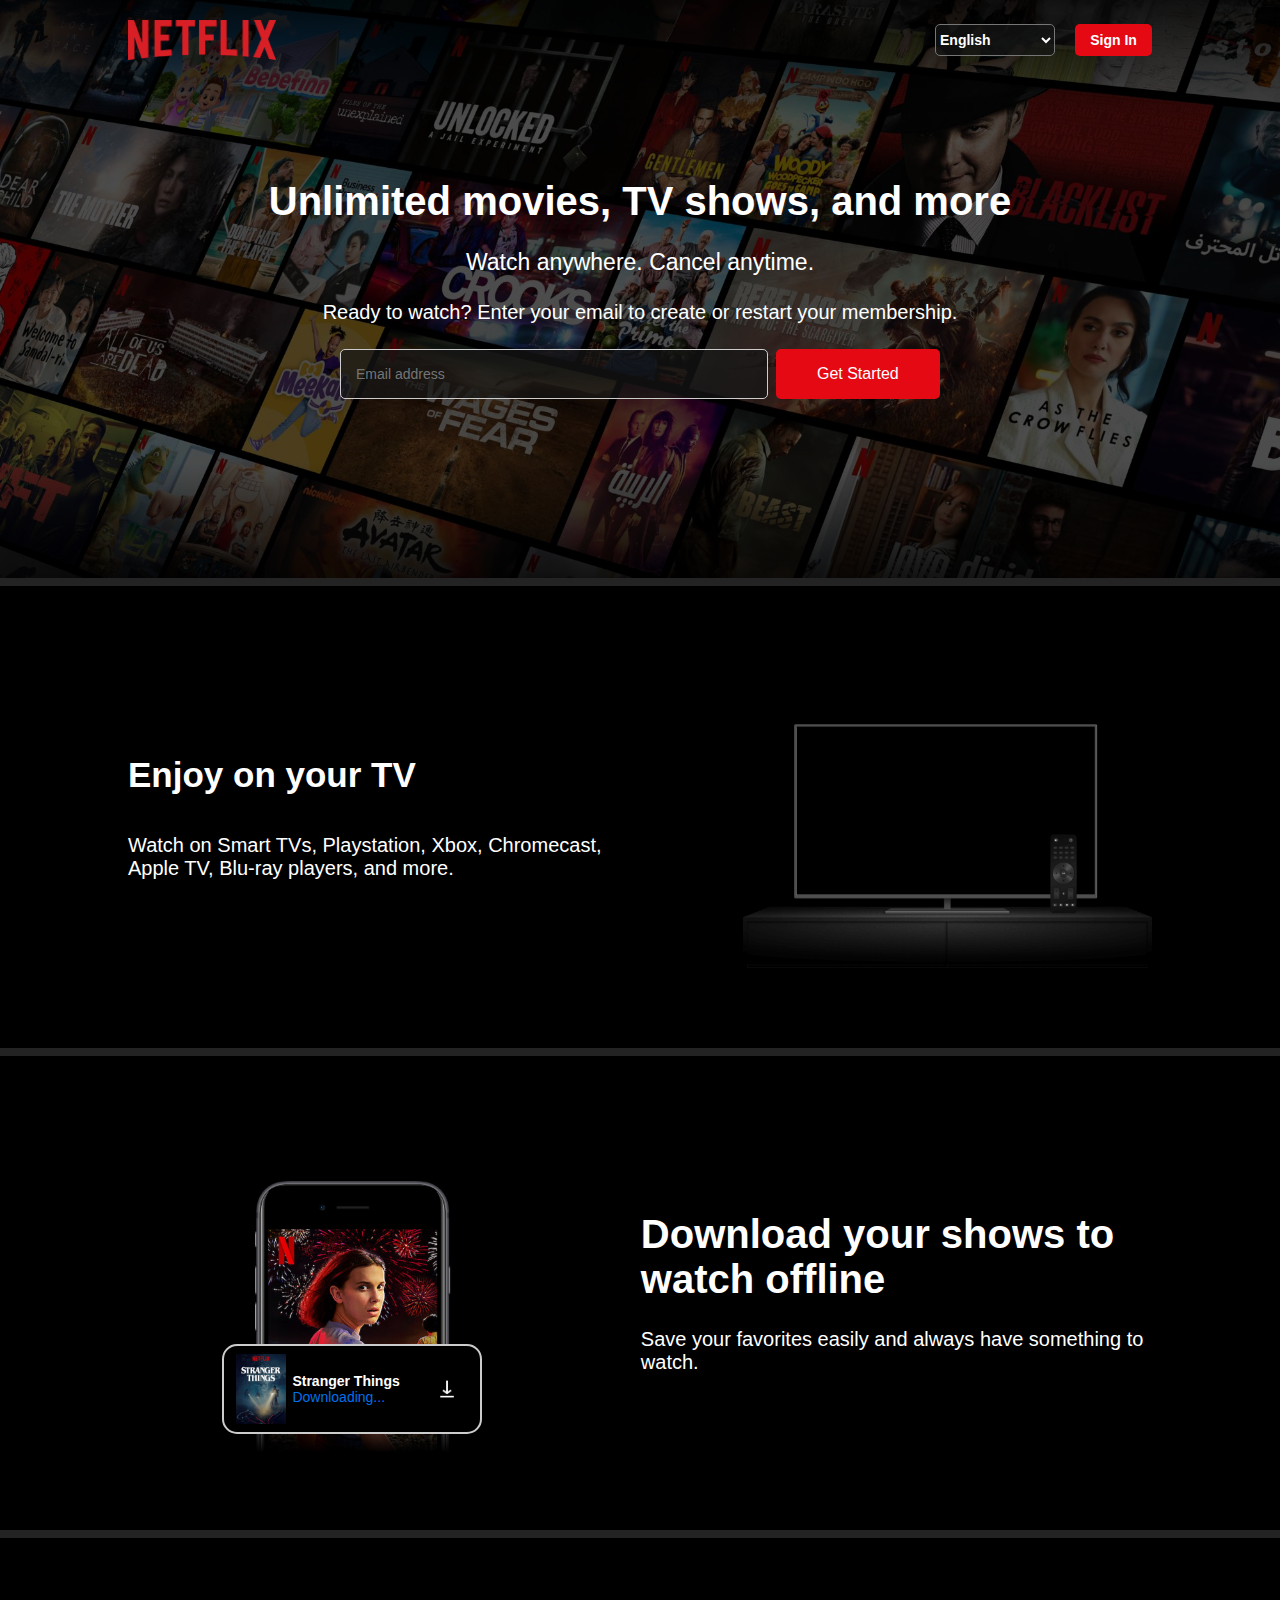
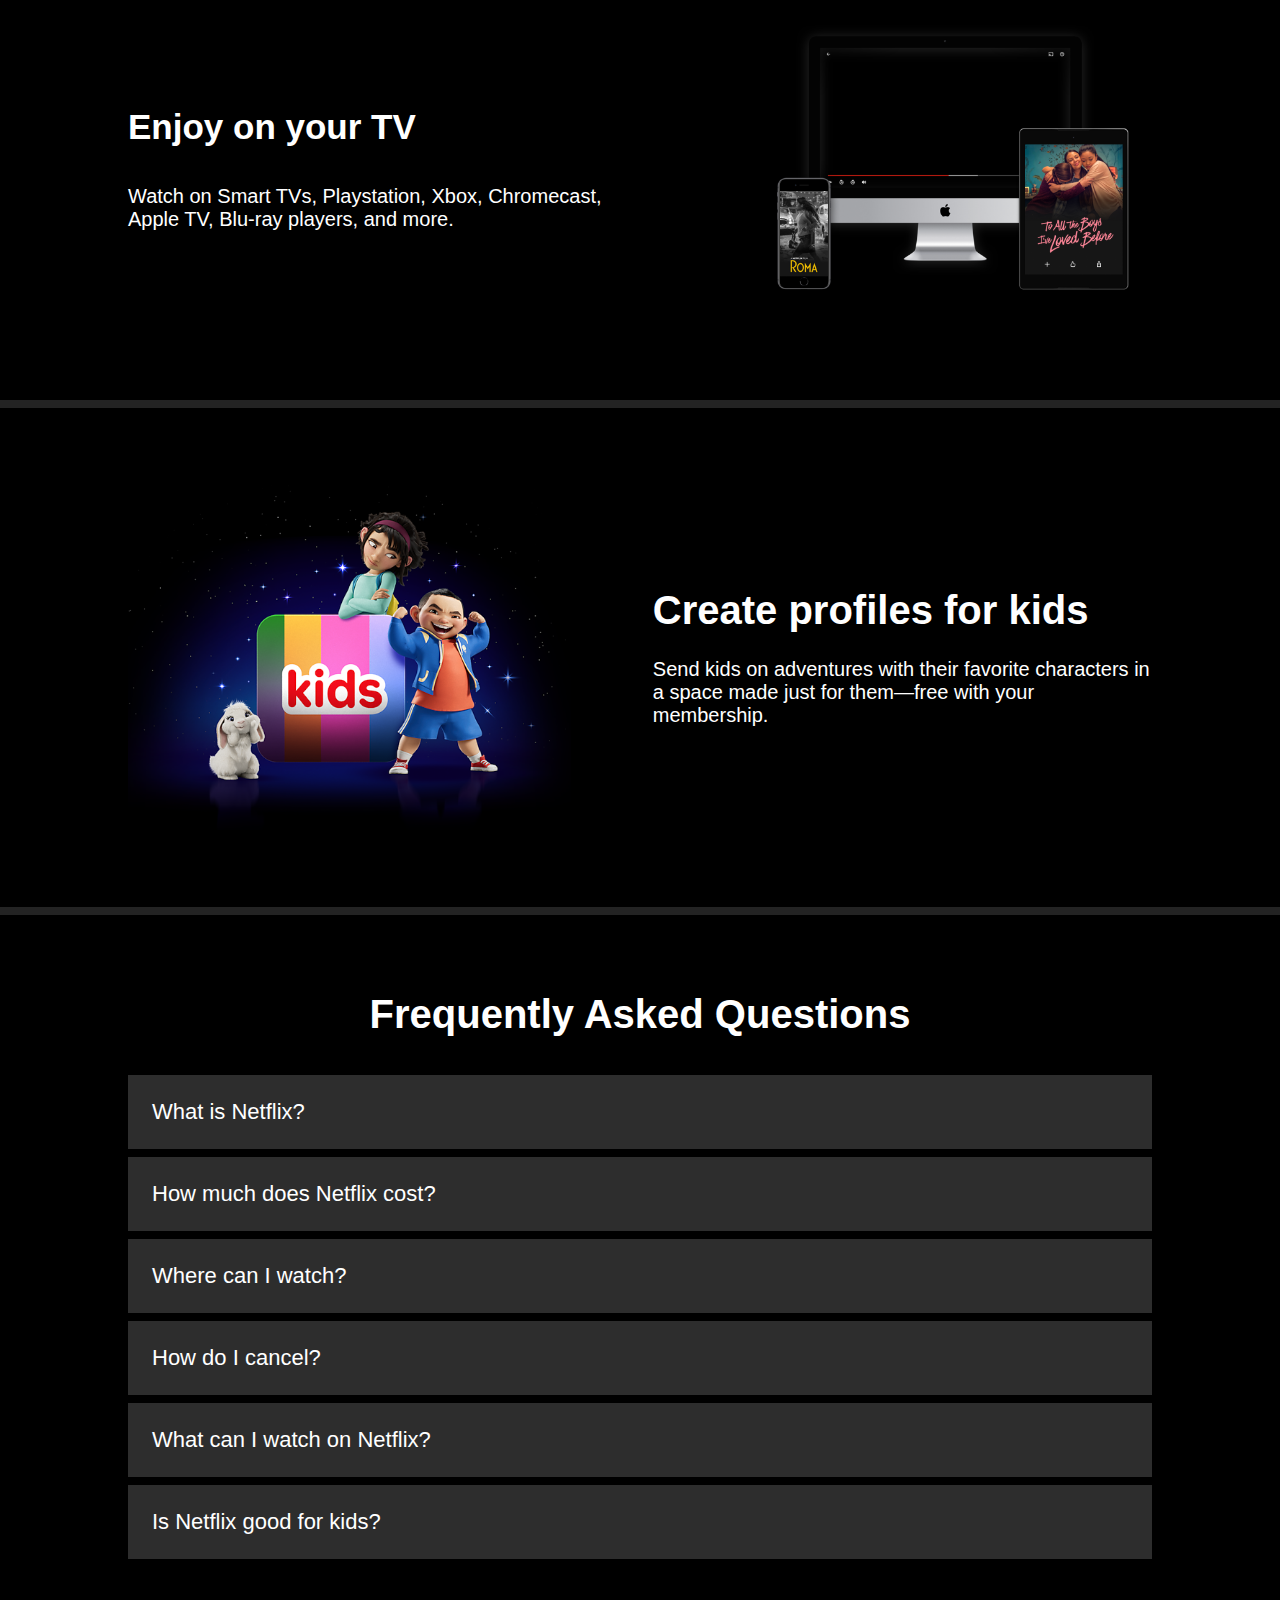
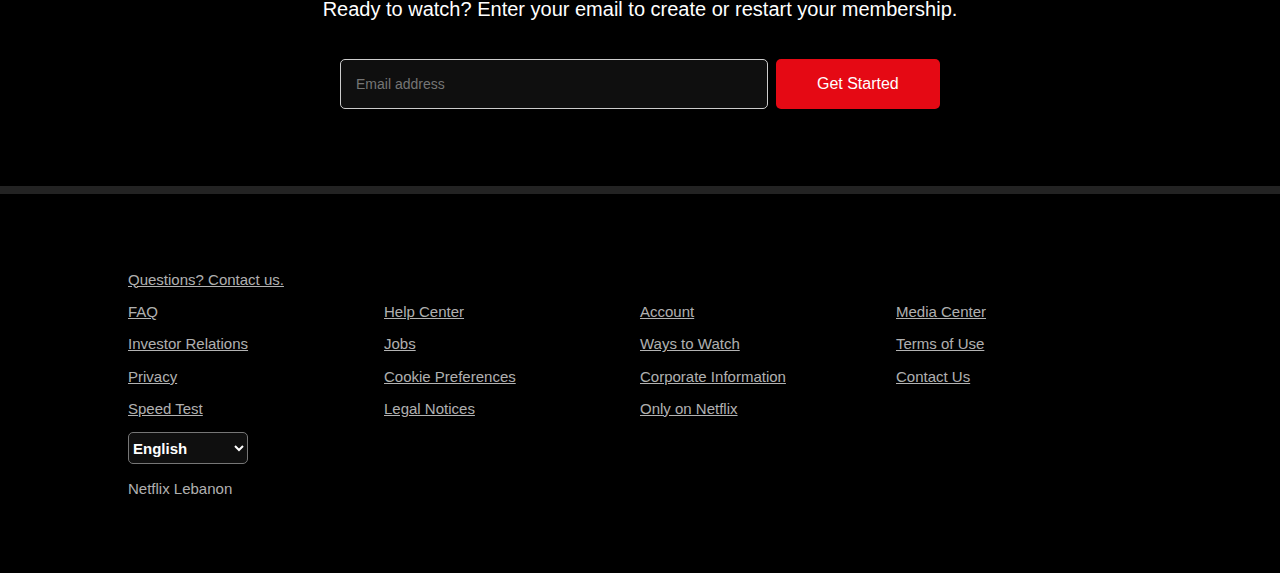
<file: index.html>
<!DOCTYPE html>
<html lang="en">
<head>
    <meta charset="UTF-8">
    <meta name="viewport" content="width=device-width, initial-scale=1.0">
    <link rel="stylesheet" href="https://cdnjs.cloudflare.com/ajax/libs/font-awesome/6.5.2/css/all.min.css" integrity="sha512-SnH5WK+bZxgPHs44uWIX+LLJAJ9/2PkPKZ5QiAj6Ta86w+fsb2TkcmfRyVX3pBnMFcV7oQPJkl9QevSCWr3W6A==" crossorigin="anonymous" referrerpolicy="no-referrer" />
    <link rel="stylesheet" href="./index.css"/>
    <title>Document</title>
</head>
<body>

    <div class="netflix_nav">
        <div class="netflix_nav_header">
            <div class="netflix_nav_header_left">
                <a href="#"><img src="./images/netflix_logo.png"/></a>
            </div>
            <div class="netflix_nav_header_right">
                <select>
                    <option>English</option>
                    <option>العربية</option>
                </select>
                <a href="./login.html">Sign In</a>
            </div>
        </div>
    </div>
    
    <div class="section_1">
        <h1>Unlimited movies, TV shows, and more</h1>
        <p>Watch anywhere. Cancel anytime.</p>
        <h3>Ready to watch? Enter your email to create or restart your membership.</h3>

        <div class="section_1_input_container">
            <input placeholder="Email address"/>
            <button>Get Started <i class="fa-solid fa-angle-right"></i></button>
        </div>
    </div>

    <div class="section_2">
        
        <div class="section_2_wrapper">

        <div class="section_2_texts">
            <h2>Enjoy on your TV</h2>
            <p>Watch on Smart TVs, Playstation, Xbox, Chromecast, Apple TV, Blu-ray players, and more.</p>
        </div>

        <div class="section_2_tv_container">

                <img src="./images/tv.png">
                <div class="section_2_tv_video">
                    <video autoplay="" playsinline="" muted="" loop=""><source src="https://assets.nflxext.com/ffe/siteui/acquisition/ourStory/fuji/desktop/video-tv-0819.m4v" type="video/mp4"></video>
                </div>
        </div>

        </div>
        
    </div>

    <div class="section_3">
        
       <div class="section_3_wrapper">
        <div class="section_3_phone_container">
            <img class="section_3_phone_container_img" src="./images/mobile-0819.jpg">
            <div class="section_3_box">
                <img class="section_3_box_img_1" src="./images/boxshot.png">
                <div class="section_3_download_box_texts">
                    <div class="section_3_download_box_text_1">Stranger Things</div>
                    <div class="section_3_download_box_text_2">Downloading...</div>
                </div>
                <img class="section_3_box_img_2" src="./images/download-icon.gif">
            </div>
        </div>
        <div class="section_3_texts">
            <h2>Download your shows to watch offline</h2>
            <p>Save your favorites easily and always have something to watch.</p>
        </div>
        </div>
    </div>

    <div class="section_4">

        <div class="section_4_wrapper">
            <div class="section_4_texts">
                <h2>Enjoy on your TV</h2>
                <p>Watch on Smart TVs, Playstation, Xbox, Chromecast, Apple TV, Blu-ray players, and more.</p>
            </div>
            <div class="section_4_tv_container">
    
                    <img src="./images/device-pile.png">
                    <div class="section_4_tv_video">
                        <video autoplay="" playsinline="" muted="" loop=""><source src="https://assets.nflxext.com/ffe/siteui/acquisition/ourStory/fuji/desktop/video-devices.m4v" type="video/mp4"></video>
                    </div>
            </div>
            </div>
    </div>

    <div class="section_5">
        <img src="./images/kids.png">
        <div class="section_5_texts">
            <h2>Create profiles for kids</h2>
            <p>Send kids on adventures with their favorite characters in a space made just for them—free with your membership.</p>
        </div>
    </div>

    <div class="section_6">
            <h2>Frequently Asked Questions</h2>
            <div class="section_6_buttons_container">
                <li>
                    <button onclick="show_answer(0, this)">What is Netflix? <i class="fa-solid fa-plus"></i></button>
                    <div class="section_6_answer"> 
                        Netflix is a streaming service that offers a wide variety of award-winning TV shows, movies, anime, documentaries, and more on thousands of internet-connected devices.
                        <br><br>
                        You can watch as much as you want, whenever you want without a single commercial - all for one low monthly price. There's always something new to discover and new TV shows and movies are added every week!
                    </div>
                </li>
                <li>
                    <button onclick="show_answer(1, this)">How much does Netflix cost? <i class="fa-solid fa-plus"></i></button>
                    <div class="section_6_answer">
                        Watch Netflix on your smartphone, tablet, Smart TV, laptop, or streaming device, all for one fixed monthly fee. Plans range from USD 3.99 to USD 9.99 a month. No extra costs, no contracts.
                    </div>
                </li>
                <li>
                    <button onclick="show_answer(2, this)">Where can I watch? <i class="fa-solid fa-plus"></i></button>
                    <div class="section_6_answer">
                        Watch anywhere, anytime. Sign in with your Netflix account to watch instantly on the web at netflix.com from your personal computer or on any internet-connected device that offers the Netflix app, including smart TVs, smartphones, tablets, streaming media players and game consoles.
                        <br><br>
                        You can also download your favorite shows with the iOS, Android, or Windows 10 app. Use downloads to watch while you're on the go and without an internet connection. Take Netflix with you anywhere.
                    </div>
                </li>
                <li>
                    <button onclick="show_answer(3, this)">How do I cancel? <i class="fa-solid fa-plus"></i></button>
                    <div class="section_6_answer">
                        Netflix is flexible. There are no pesky contracts and no commitments. You can easily cancel your account online in two clicks. There are no cancellation fees - start or stop your account anytime.
                    </div>
                </li>
                <li>
                    <button onclick="show_answer(4, this)">What can I watch on Netflix? <i class="fa-solid fa-plus"></i></button>
                    <div class="section_6_answer">
                        Netflix has an extensive library of feature films, documentaries, TV shows, anime, award-winning Netflix originals, and more. Watch as much as you want, anytime you want.
                    </div>
                </li>
                <li>
                    <button onclick="show_answer(5, this)">Is Netflix good for kids? <i class="fa-solid fa-plus"></i></button>
                    <div class="section_6_answer">
                        The Netflix Kids experience is included in your membership to give parents control while kids enjoy family-friendly TV shows and movies in their own space.
                        <br><br>
                        Kids profiles come with PIN-protected parental controls that let you restrict the maturity rating of content kids can watch and block specific titles you don't want kids to see.
                    </div>
                </li>
            </div>

            <h3>Ready to watch? Enter your email to create or restart your membership.</h3>

            <div class="section_1_input_container">
                <input placeholder="Email address"/>
                <button>Get Started <i class="fa-solid fa-angle-right"></i></button>
            </div>
    </div>

    <div class="section_footer">

            <div class="section_footer_wrapper">

                <div class="section_footer_question"><a href="#">Questions? Contact us.</a></div>

                <div class="section_footer_li_container">
                        <li><a href="#">FAQ</a></li>
                        <li><a href="#">Help Center</a></li>
                        <li><a href="#">Account</a></li>
                        <li><a href="#">Media Center</a></li>
                        <li><a href="#">Investor Relations</a></li>
                        <li><a href="#">Jobs</a></li>
                        <li><a href="#">Ways to Watch</a></li>
                        <li><a href="#">Terms of Use</a></li>
                        <li><a href="#">Privacy</a></li>
                        <li><a href="#">Cookie Preferences</a></li>
                        <li><a href="#">Corporate Information</a></li>
                        <li><a href="#">Contact Us</a></li>
                        <li><a href="#">Speed Test</a></li>
                        <li><a href="#">Legal Notices</a></li>
                        <li><a href="#">Only on Netflix</a></li>
                </div>

                <div class="section_footer_select">
                    <select>
                    <option>English</option>
                    <option>العربية</option>
                    </select>
                </div>

                <div class="section_footer_region">Netflix Lebanon</div>

            </div>
    </div>
    


<script>

function show_answer(index, button) {
    const answers = document.querySelectorAll('.section_6_answer');
    const icons = document.querySelectorAll('.fa-plus');
    answers.forEach((answer, i) => {
      if (i !== index) {
        answer.style.display = 'none';
        icons[i].classList.remove('rotate');
      }
    });
    const answer = answers[index];
    const icon = icons[index];
    answer.style.display = (answer.style.display === 'none' || answer.style.display === '') ? 'block' : 'none';
    icon.classList.toggle('rotate');
}

</script>

</body>
</html>
</file>
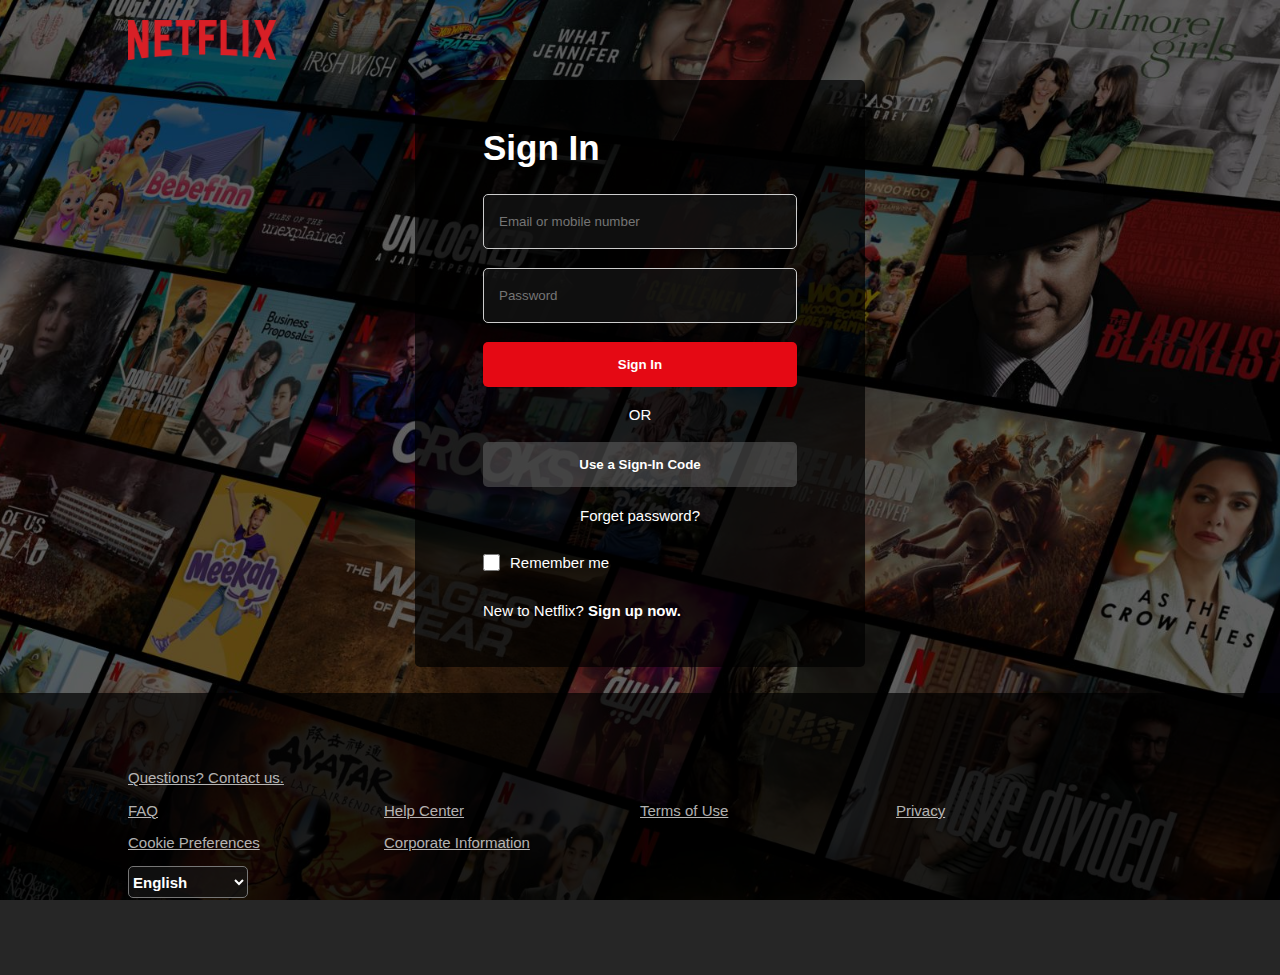
<file: login.html>
<!DOCTYPE html>
<html lang="en">
<head>
    <meta charset="UTF-8">
    <meta name="viewport" content="width=device-width, initial-scale=1.0">
    <link rel="stylesheet" href="./login.css"/>
    <title>Document</title>
</head>
<body>
    
    <div class="netflix_nav">
        <div class="netflix_nav_header">
            <div class="netflix_nav_header_left">
                <a href="./index.html"><img src="./images/netflix_logo.png"/></a>
            </div>
        </div>
    </div>

    <div class="content_container">

        <div class="netflix_login_wrapper">
            <div class="netflix_login">
                <h1>Sign In</h1>
                <form action="#" method="POST">
                    <input type="text" placeholder="Email or mobile number">
                    <input type="password" placeholder="Password">
                    <button class="submit_button" type="submit">Sign In</button>
                    <p>OR</p>
                    <button class="code_button">Use a Sign-In Code</button>
                    <a href="#">Forget password?</a>
                    <div class="remember_me_container">
                        <input type="checkbox" name="remember_me">
                        <label for="remember_me">Remember me</label>
                    </div>
                    <p class="new_to_netflix">New to Netflix? <a href="#">Sign up now.</a></p>
                </form>
            </div>
        </div>
    
        <div class="section_footer">
            <div class="section_footer_wrapper">
                <div class="section_footer_question"><a href="#">Questions? Contact us.</a></div>
                <div class="section_footer_li_container">
                        <li><a href="#">FAQ</a></li>
                        <li><a href="#">Help Center</a></li>
                        <li><a href="#">Terms of Use</a></li>
                        <li><a href="#">Privacy</a></li>
                        <li><a href="#">Cookie Preferences</a></li>
                        <li><a href="#">Corporate Information</a></li>
                </div>
                <div class="section_footer_select">
                    <select>
                    <option>English</option>
                    <option>العربية</option>
                    </select>
                </div>
            </div>
        </div>

    </div>

</body>
</html>
</file>
<file: index.css>
:root{
    --border_radius: 5px;
    --primary_font_color: white;
    --button_color: rgb(229, 9, 20);
}

html {
    font-size: 62.5%;
}

*{
    margin: 0;
    padding: 0;
    box-sizing: border-box;
    font-family: sans-serif;
}


/*Start of Netflix Nav*/

.netflix_nav{
    position: absolute;
    top: 0;
    left: 0;
    right: 0;
    display: flex;
    align-items: center;
    background-color: transparent;
    height: 80px;
    padding-left: 10vw;
    padding-right: 10vw;   
}

.netflix_nav_header{
    display: flex;
    align-items: center;
    justify-content: space-between;
    height: 40px;
    width: 100%;
}

.netflix_nav_header_left{
    height: 100%;
}

.netflix_nav_header_left a{
    height: 100%;
    display: flex;
    align-items: center;
    justify-content: center;
}

.netflix_nav_header_left a img{
    height: 40px;
}

.netflix_nav_header_right{
    height: 100%;
    display: flex;
    align-items: center;
    justify-content: space-between;
    gap: 20px;
    margin-left: 8px;
}

.netflix_nav_header_right select{
    border-radius: var(--border_radius);
    background-color: #161616b3;
    color: white;
    font-size: 1.4rem;
    height: 32px;
    width: 120px;
    font-weight: 700;
}

.netflix_nav_header_right select option{
    color: black;
}

.netflix_nav_header_right a{
    display: flex;
    align-items: center;
    justify-content: center;
    text-decoration: none;
    color: white;
    background-color: var(--button_color);
    height: 32px;
    cursor: pointer;
    font-weight: 700;
    border-radius: var(--border_radius);
    width: 77px;
    font-size: 1.4rem;
}

@media screen and (max-width: 769px) {
    .netflix_nav{
        padding-left: 5vw;
        padding-right: 5vw;   
    }
    .netflix_nav_header_left a img{
        height: 25px;
    }

    .netflix_nav_header_right select{
        width: 80px;
    }
}

/*End of Netflix Nav*/


/*Start of Section 1*/

.section_1{
    background: linear-gradient(180deg, rgba(0, 0, 0, 0.9) 0%,
     rgba(0, 0, 0, 0.6) 20%,
      rgba(0, 0, 0, 0.6) 80%,
       rgba(0, 0, 0, 0.9) 100%), 
    url(./images/sss.jpg);
    background-size: cover;
    background-position: center;
    display: flex;
    align-items: center;
    justify-content: center;
    color: var(--primary_font_color);
    flex-direction: column;
    gap: 25px;
    padding: 14vw 10vw; 
}

.section_1 h1{
    font-size: 4rem;
    font-weight: 900;
    text-align: center;
}

.section_1 p{
    font-size: 2.3rem;
    text-align: center;
    font-weight: 400;
}

.section_1 h3{
    font-size: 2rem;
    text-align: center;
    font-weight: 400;
}

.section_1_input_container{
    display: flex;
    align-items: center;
    justify-content: space-between;
    gap: 8px;
    width: 100%;
    max-width: 600px;
}

.section_1_input_container input{
    height: 50px;
    border-radius: var(--border_radius);
    background-color: #161616b3;
    border: 1px solid #ccc;
    padding-left: 15px;
    flex: 5;
    font-size: 1.4rem;
}

.section_1_input_container input:focus {
    color: var(--primary_font_color); 
}

.section_1_input_container input:focus::placeholder{
    transform: translateY(-17px);
    transition: transform 0.2s ease-out;
}

.section_1_input_container button{
    height: 50px;
    border-radius: var(--border_radius);
    border: none;
    cursor: pointer;
    background-color: var(--button_color);
    color: var(--primary_font_color);
    flex: 2;
    font-size: 1.6rem;
}



@media screen and (max-width: 769px) {

    .section_1{
        height: 450px;
    }

    .section_1 h1{
        font-size: 2.5rem;
    }
    
    .section_1 p{
        font-size: 2rem;
    }
    
    .section_1 h3{
        font-size: 1.9rem;
    }

    .section_1_input_container input{
        font-size: 1.5rem;
    }

    .section_1_input_container button{
        font-size: 1.4rem;
    }

}

/*End of Section 1*/


/*Start of Section 2*/

.section_2{
    border-top: 8px solid #232323;
    background-color: black;
    color: var(--primary_font_color); 
}

.section_2_wrapper{
    display: flex;
    align-items: center;
    justify-content: center;
    gap: 8vw;
    padding: 6vw 10vw;  
}

.section_2_texts{
    display: flex;
    flex-direction: column;
    gap: 3vw;
}

.section_2_texts h2{
    font-size: 3.5rem;
}

.section_2_texts p{
    font-size: 2rem;
}

.section_2_tv_container{
    position: relative;
    overflow: hidden;
}

.section_2_tv_container img{
    position: relative;
    z-index: 1;
    width: 100%;
}

.section_2_tv_video{
    position: absolute;
    width: 100%;
    top: 22%;
    left: 15%;
}

.section_2_tv_video video {
    width: 70%;
    height: auto;
}

@media screen and (max-width: 769px) {

    .section_2_wrapper{
        flex-direction: column;
        padding: 8vw 6vw;  
    }

    .section_2_texts h2{
        font-size: 3.5rem;
        text-align: center;
    }
    
    .section_2_texts p{
        font-size: 1.5rem;
        text-align: center;
       
    }
}

/*End of Section 2*/


/*Start of Section 3*/

.section_3{
    border-top: 8px solid #232323;
    background-color: black;
    color: var(--primary_font_color); 
}

.section_3_wrapper{
    display: flex;
    align-items: center;
    justify-content: center;
    gap: 5vw;
    padding: 6vw 10vw;  
}

.section_3_phone_container{
    position: relative;
    display: flex;
    align-items: center;
    justify-content: center;
}

.section_3_phone_container_img{
    width: 95%;
}

.section_3_box{
    display: flex;
    position: absolute;
    border: 2px #ccc solid;
    overflow: hidden;
    border-radius: 15px;
    height: 90px;
    width: 260px;
    align-items: center;
    padding: 8px 12px;
    top: 80%;
    left: 50%;
    transform: translate(-50%, -50%);
    background-color: black;
}

.section_3_box_img_1{
    height: 100%;
}

.section_3_download_box_texts{
    
    margin-left: 6px;
}

.section_3_download_box_text_1{
    font-size: 1.4rem;
    font-weight: 700;
}

.section_3_download_box_text_2{
    font-size: 1.4rem;
    color: rgb(0, 113, 235);
}

.section_3_box_img_2{
    height: 60%;
    margin-left: auto;
}

.section_3_texts{
    display: flex;
    flex-direction: column;
    gap: 2vw;
}

.section_3_texts h2{
    font-size: 4rem;
}

.section_3_texts p{
    font-size: 2rem;
}

@media screen and (max-width: 769px) {

    .section_3_wrapper{
        flex-direction: column-reverse;
        padding: 6vw 6vw; 
    }

    .section_3_texts h2{
        text-align: center;
        font-size: 3.5rem;
    }
    
    .section_3_texts p{
        text-align: center;
        font-size: 1.5rem;
    }

    .section_3_phone_container_img{
        width: 100%;
    }

    .section_3_box{
        height: 60px;
        width: 210px;
    }

    .section_3_download_box_text_1{
        font-size: 1.1rem;
        font-weight: 700;
    }
    
    .section_3_download_box_text_2{
        font-size: 1.1rem;
        color: rgb(0, 113, 235);
    }
}

/*End of Section 3*/


/*Start of Section 4*/

.section_4{
    border-top: 8px solid #232323;
    background-color: black;
    color: var(--primary_font_color); 
}

.section_4_wrapper{
    display: flex;
    align-items: center;
    justify-content: center;
    gap: 8vw;
    padding: 6vw 10vw;  
}

.section_4_texts{
    display: flex;
    flex-direction: column;
    gap: 3vw;
}

.section_4_texts h2{
    font-size: 3.5rem;
}

.section_4_texts p{
    font-size: 2rem;
}

.section_4_tv_container{
    position: relative;
    overflow: hidden;
}

.section_4_tv_container img{
    position: relative;
    z-index: 1;
    width: 100%;
}

.section_4_tv_video{
    position: absolute;
    width: 100%;
    top: 12%;
    left: 17%;
}

.section_4_tv_video video {
    width: 65%;
    height: auto;
}

@media screen and (max-width: 769px) {

    .section_4_wrapper{
        flex-direction: column;
        padding: 8vw 6vw;  
    }

    .section_4_texts h2{
        font-size: 3.5rem;
        text-align: center;
    }
    
    .section_4_texts p{
        font-size: 1.5rem;
        text-align: center;
       
    }
}

/*End of Section 4*/


/*Start of Section 5*/

.section_5{
    border-top: 8px solid #232323;
    background-color: black;
    color: var(--primary_font_color); 
    display: flex;
    align-items: center;
    justify-content: center;
    gap: 5vw;
    padding: 6vw 10vw;  
}

.section_5 img{
    width: 45%;
}

.section_5_texts{
    display: flex;
    flex-direction: column;
    gap: 2vw;
}

.section_5_texts h2{
    font-size: 4rem;
}

.section_5_texts p{
    font-size: 2rem;
}

@media screen and (max-width: 769px) {
   
    .section_5{
        flex-direction: column-reverse;
        padding: 8vw 6vw; 
    }

    .section_5_texts h2{
        text-align: center;
        font-size: 3.5rem;
    }
    
    .section_5_texts p{
        text-align: center;
        font-size: 1.8rem;
    }

    .section_5 img{
        width: 100%;
    }
    
}

/*End of Section 5*/

/*Start of Section 6*/

.section_6{
    border-top: 8px solid #232323;
    background-color: black;
    color: var(--primary_font_color); 
    padding: 6vw 10vw;  
    display: flex;
    align-items: center;
    justify-content: center;
    flex-direction: column;
    gap: 3vw;
}

.section_6 h2{
    font-size: 4rem;
}

.section_6_buttons_container{
    display: flex;
    flex-direction: column;
    gap: 8px;
    width: 100%;
}

.section_6_buttons_container li{
    list-style: none;
    width: 100%;
    display: flex;
    flex-direction: column;
    gap: 1px;
}

.section_6_buttons_container li button{
    display: flex;
    padding: 24px;
    background-color: #2d2d2d;
    border: none;
    color: white;
    font-size: 2.2rem;
    width: 100%;
    cursor: pointer;
}

.section_6_buttons_container li button:hover{
    background-color: #585858;
}

.section_6_buttons_container li button i{
    margin-left: auto;
    transition: transform 0.3s ease;
}

.rotate {
    transform: rotate(45deg);
}

.section_6_buttons_container div{
    background-color: #2d2d2d;
    font-size: 2.2rem;
    padding: 24px;
    display: none;
}

.section_6 h3{
    font-size: 2rem;
    text-align: center;
    font-weight: 400;
}

@media screen and (max-width: 769px) {

    .section_6 h2{
        font-size: 2.8rem;
        text-align: center;
    }

    .section_6 h3{
        font-size: 1.9rem;
    }

    .section_6_buttons_container li button{
        font-size: 1.9rem;
    }

    .section_6_buttons_container div{
        font-size: 1.9rem;
    }
}

/*End of Section 6*/

/*Start of Section Footer*/

.section_footer{
    border-top: 8px solid #232323;
    background-color: black;
    color: var(--primary_font_color); 
    padding: 6vw 10vw;  
}

.section_footer_wrapper{
    display: flex;
    flex-direction: column;
    gap: 1.2vw;
}

.section_footer_question a{
    color: rgb(255, 255, 255, 0.7);
    font-size: 1.5rem;
}

.section_footer_li_container{
    display: grid;
    grid-template-columns: repeat(4,1fr);
    row-gap: 1.2vw;
}

.section_footer_li_container li{
    list-style: none;
}

.section_footer_li_container li a{
    color: rgb(255, 255, 255, 0.7);
    font-size: 1.5rem;
}

.section_footer_select select{
    border-radius: var(--border_radius);
    background-color: #161616b3;
    color: white;
    font-size: 1.5rem;
    height: 32px;
    width: 120px;
    font-weight: 700;
}

.section_footer_select select option{
    color: black;
}

.section_footer_region{
    font-size: 1.5rem;
    color: rgb(255, 255, 255, 0.7);
}

@media screen and (max-width: 769px) {

    .section_footer_wrapper{
        gap: 2.8vw;
    }

    .section_footer_li_container{
        grid-template-columns: repeat(2,1fr);
        row-gap: 2.8vw;
    }
}
/*End of Section Footer*/
</file>
<file: login.css>
:root{
    --border_radius: 5px;
    --primary_font_color: white;
    --button_color: rgb(229, 9, 20);
}

html {
    font-size: 62.5%;
}

*{
    margin: 0;
    padding: 0;
    box-sizing: border-box;
    font-family: sans-serif;
}

body{
    background: url(./images/sss.jpg) no-repeat center center fixed;
    background-size: cover;
}

@media screen and (max-width: 769px) {
    body{
        background: black;  
    }
}

/*Start of Netflix Nav*/

.netflix_nav{
    position: absolute;
    top: 0;
    left: 0;
    right: 0;
    display: flex;
    align-items: center;
    background-color: transparent;
    height: 80px;
    padding-left: 10vw;
    padding-right: 10vw;   
}

.netflix_nav_header{
    display: flex;
    align-items: center;
    justify-content: space-between;
    height: 40px;
    width: 100%;
}

.netflix_nav_header_left{
    height: 100%;
}

.netflix_nav_header_left a{
    height: 100%;
    display: flex;
    align-items: center;
    justify-content: center;
}

.netflix_nav_header_left a img{
    height: 40px;
}


@media screen and (max-width: 769px) {
    .netflix_nav{
        padding-left: 5vw;
        padding-right: 5vw;   
    }
    .netflix_nav_header_left a img{
        height: 25px;
    }
}

/*End of Netflix Nav*/


/*Start of Login Wrapper*/

.content_container{
    background-color: rgba(0, 0, 0, 0.5);
    display: flex;
    flex-direction: column;
    gap: 2vw;
    justify-content: space-between;
    padding-top: 80px;
}

.netflix_login_wrapper{
    display: flex;
    align-items: center;
    justify-content: center;
    flex-direction: column;
}

.netflix_login{
    background-color: rgba(0, 0, 0, 0.7);
    padding: 48px 68px;
    border-radius: var(--border_radius);
    width: 100%;
    max-width: 450px;
}

.netflix_login h1{
    color: white;
    font-size: 3.5rem;
    margin-bottom: 2vw;
}

.netflix_login form{
    display: flex;
    flex-direction: column;
    gap: 1.5vw;
}

.netflix_login form input{
    height: 55px;
    border: none;
    border-radius: var(--border_radius);
    background-color: #161616b3;
    border: 1px solid #ccc;
    padding-left: 15px;
}

.netflix_login form input:focus {
    color: var(--primary_font_color); 
}

.netflix_login form input:focus::placeholder{
    transform: translateY(-17px);
    transition: transform 0.2s ease-out;
}

.netflix_login form .submit_button{
    height: 45px;
    border: none;
    border-radius: var(--border_radius);
    background-color: #e50914;
    color: white;
    font-weight: 700;
}

.netflix_login form p{
    color: white;
    font-size: 1.5rem;
    text-align: center;
}

.netflix_login form .code_button{
    height: 45px;
    border: none;
    border-radius: var(--border_radius);
    background-color: #80808066;
    color: white;
    font-weight: 700;
}

.netflix_login form a{
    font-size: 1.5rem;
    color: white;
    text-decoration: none;
    text-align: center;
}

.remember_me_container {
    height: 40px;
    display: flex;
    align-items: center; 
}

.remember_me_container input {
    width: 17px;
    height: 17px; 
    margin-right: 10px;
}

.remember_me_container label {
    color: white;
    font-size: 1.5rem;
}

.netflix_login form .new_to_netflix {
    color: white;
    font-size: 1.5rem; 
    text-align: start;
}

.netflix_login form .new_to_netflix a {
    text-decoration: none;
    font-weight: 700;
}

@media screen and (max-width: 769px) {

    .netflix_login_wrapper{
        padding-left: 5vw;
        padding-right: 5vw;
    }
    
    .netflix_login{
        width: 100%;
        padding: 0;
    }
    .netflix_login form{
        gap: 3vw;
    }
}

/*End of Login Wrapper*/


/*Start of Section Footer*/

.section_footer{
    background-color: rgba(0, 0, 0, 0.7);
    color: var(--primary_font_color); 
    padding: 6vw 10vw;  
}

.section_footer_wrapper{
    display: flex;
    flex-direction: column;
    gap: 1.2vw;
}

.section_footer_question a{
    color: rgb(255, 255, 255, 0.7);
    font-size: 1.5rem;
}

.section_footer_li_container{
    display: grid;
    grid-template-columns: repeat(4,1fr);
    row-gap: 1.2vw;
}

.section_footer_li_container li{
    list-style: none;
}

.section_footer_li_container li a{
    color: rgb(255, 255, 255, 0.7);
    font-size: 1.5rem;
}

.section_footer_select select{
    border-radius: var(--border_radius);
    background-color: #161616b3;
    color: white;
    font-size: 1.5rem;
    height: 32px;
    width: 120px;
    font-weight: 700;
}

.section_footer_select select option{
    color: black;
}

@media screen and (max-width: 769px) {

    .section_footer{
        border-top: 2px solid #232323;
        padding: 6vw 5vw;  
    }
    .section_footer_wrapper{
        gap: 2.8vw;
    }

    .section_footer_li_container{
        grid-template-columns: repeat(2,1fr);
        row-gap: 2.8vw;
    }
}
/*End of Section Footer*/
</file>
